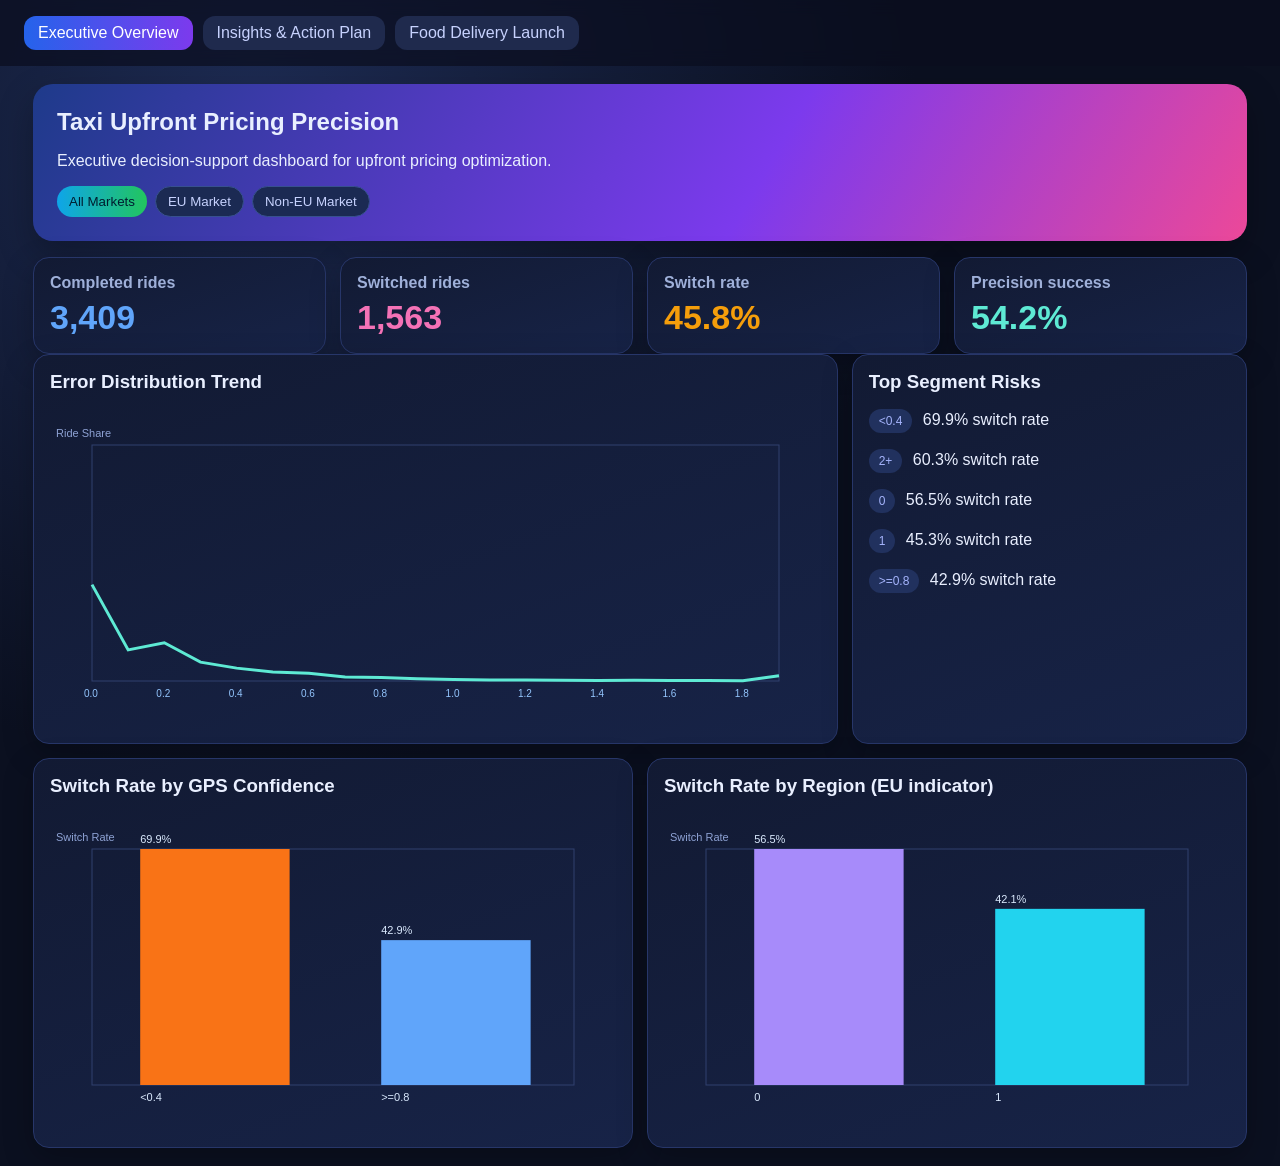
<file: docs/taxi-upfront-dashboard/index.html>
<!doctype html><html><head><meta charset='utf-8'><title>Pricing Dashboard</title><link rel='stylesheet' href='style.css'></head><body>
<nav><a class='active' href='index.html'>Executive Overview</a><a href='insights.html'>Insights & Action Plan</a><a href='food-launch.html'>Food Delivery Launch</a></nav>
<div class='wrap'>
  <section class='hero'><h1>Taxi Upfront Pricing Precision</h1><p>Executive decision-support dashboard for upfront pricing optimization.</p><div id='cityChips' class='chips'></div></section>
  <div class='grid' id='kpis'></div>
  <div class='grid'>
    <div class='card w8'><h3>Error Distribution Trend</h3><canvas id='hist'></canvas></div>
    <div class='card w4'><h3>Top Segment Risks</h3><div id='riskList'></div></div>
    <div class='card w6'><h3>Switch Rate by GPS Confidence</h3><canvas id='gps'></canvas></div>
    <div class='card w6'><h3>Switch Rate by Region (EU indicator)</h3><canvas id='eu'></canvas></div>
  </div>
</div>
<script src='app.js'></script>
<script>
load().then(D=>{
 function render(mode='All Markets'){
  const d=D[MARKET_KEY[mode]];
  const cards=[['Completed rides',d.meta.clean_rides.toLocaleString(),'#60a5fa'],['Switched rides',d.meta.switched_rides.toLocaleString(),'#f472b6'],['Switch rate',(d.meta.switch_rate*100).toFixed(1)+'%','#f59e0b'],['Precision success',((1-d.meta.switch_rate)*100).toFixed(1)+'%','#5eead4']];
  document.getElementById('kpis').innerHTML=cards.map(c=>`<div class='card kpi'><h4>${c[0]}</h4><div class='v' style='color:${c[2]}'>${c[1]}</div></div>`).join('');
  drawLine('hist',d.error_hist.map(x=>x.count/d.meta.clean_rides),d.error_hist.map(x=>x.bin_start.toFixed(1)));
  drawBars('gps',d.gps.map(x=>x.segment),d.gps.map(x=>x.switch_rate),['#f97316','#60a5fa','#34d399']);
  drawBars('eu',d.eu.map(x=>x.segment),d.eu.map(x=>x.switch_rate),['#a78bfa','#22d3ee']);
  const top=[...d.gps,...d.eu,...d.dest].sort((a,b)=>b.switch_rate-a.switch_rate).slice(0,5);
  document.getElementById('riskList').innerHTML=top.map(x=>`<p><span class='pill'>${x.segment}</span> ${(x.switch_rate*100).toFixed(1)}% switch rate</p>`).join('');
 }
 chipGroup('cityChips',['All Markets','EU Market','Non-EU Market'],render); render();
});
</script></body></html>
</file>
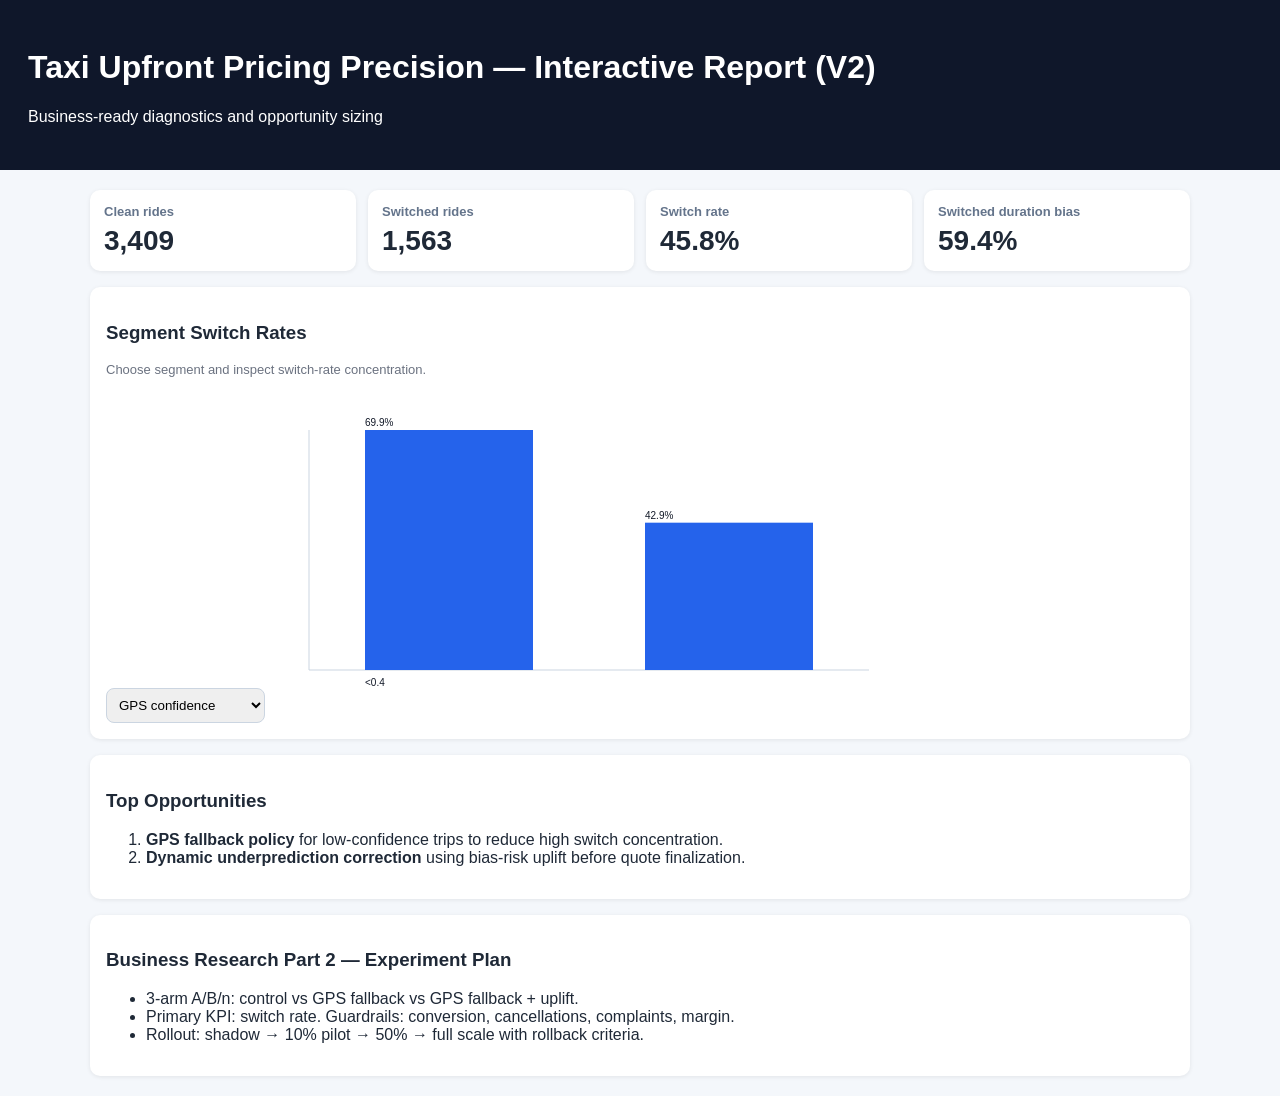
<file: docs/interactive_report_v2.html>
<!doctype html>
<html lang="en">
<head>
<meta charset="utf-8" />
<meta name="viewport" content="width=device-width, initial-scale=1" />
<title>Taxi Upfront Pricing Precision — Interactive Report V2</title>
<style>
 body{font-family:Inter,Arial,sans-serif;margin:0;background:#f4f7fb;color:#1f2937}
 header{background:#0f172a;color:#fff;padding:28px}
 .container{max-width:1100px;margin:0 auto;padding:20px}
 .cards{display:grid;grid-template-columns:repeat(4,1fr);gap:12px}
 .card{background:white;border-radius:10px;padding:14px;box-shadow:0 1px 4px rgba(0,0,0,.08)}
 .card h3{margin:0;font-size:13px;color:#64748b}.card .v{font-size:28px;font-weight:700;margin-top:6px}
 .panel{background:#fff;margin-top:16px;padding:16px;border-radius:10px;box-shadow:0 1px 4px rgba(0,0,0,.08)}
 canvas{max-width:100%;height:320px}
 select{padding:8px;border-radius:8px;border:1px solid #cbd5e1}
 .small{color:#6b7280;font-size:13px}
</style>
</head>
<body>
<header><h1>Taxi Upfront Pricing Precision — Interactive Report (V2)</h1><p>Business-ready diagnostics and opportunity sizing</p></header>
<div class="container">
  <div class="cards" id="kpis"></div>
  <div class="panel">
    <h3>Segment Switch Rates</h3>
    <p class="small">Choose segment and inspect switch-rate concentration.</p>
    <select id="segment"></select>
    <canvas id="chart"></canvas>
  </div>
  <div class="panel">
    <h3>Top Opportunities</h3>
    <ol>
      <li><b>GPS fallback policy</b> for low-confidence trips to reduce high switch concentration.</li>
      <li><b>Dynamic underprediction correction</b> using bias-risk uplift before quote finalization.</li>
    </ol>
  </div>
  <div class="panel">
    <h3>Business Research Part 2 — Experiment Plan</h3>
    <ul>
      <li>3-arm A/B/n: control vs GPS fallback vs GPS fallback + uplift.</li>
      <li>Primary KPI: switch rate. Guardrails: conversion, cancellations, complaints, margin.</li>
      <li>Rollout: shadow → 10% pilot → 50% → full scale with rollback criteria.</li>
    </ul>
  </div>
</div>
<script>
const summary={clean_rides:3409, switched_rides:1563, switch_rate:0.458492, distance_bias_switched:0.392787, duration_bias_switched:0.593769};
const segments={
 "GPS confidence":[["<0.4",372,0.6989],[">=0.8",3037,0.4290]],
 "EU indicator":[["0",882,0.5646],["1",2527,0.4214]],
 "Destination changes":[["2+",121,0.6033],["1",3288,0.4532]],
 "Fraud bucket":[["very_high",7,0.8571],["high",35,0.6000],["low",3367,0.4565]]
};

const kpi=[
 ["Clean rides", summary.clean_rides.toLocaleString()],
 ["Switched rides", summary.switched_rides.toLocaleString()],
 ["Switch rate", (summary.switch_rate*100).toFixed(1)+"%"],
 ["Switched duration bias", (summary.duration_bias_switched*100).toFixed(1)+"%"],
];
document.getElementById('kpis').innerHTML=kpi.map(([k,v])=>`<div class='card'><h3>${k}</h3><div class='v'>${v}</div></div>`).join('');

const sel=document.getElementById('segment');
Object.keys(segments).forEach(k=>{const o=document.createElement('option');o.value=k;o.textContent=k;sel.appendChild(o);});
const c=document.getElementById('chart'); const ctx=c.getContext('2d');
function draw(){
  const d=segments[sel.value];
  ctx.clearRect(0,0,c.width,c.height); c.width=c.clientWidth; c.height=320;
  const pad=40,w=c.width-2*pad,h=c.height-2*pad,max=Math.max(...d.map(x=>x[2]),0.01);
  ctx.strokeStyle='#cbd5e1'; ctx.beginPath(); ctx.moveTo(pad,pad); ctx.lineTo(pad,pad+h); ctx.lineTo(pad+w,pad+h); ctx.stroke();
  const bw=w/d.length*0.6;
  d.forEach((r,i)=>{const x=pad+(i+0.2)*(w/d.length), bh=(r[2]/max)*h, y=pad+h-bh;
    ctx.fillStyle='#2563eb'; ctx.fillRect(x,y,bw,bh); ctx.fillStyle='#111827'; ctx.fillText(r[0],x,y+h+16); ctx.fillText((r[2]*100).toFixed(1)+'%',x,y-4);
  });
}
sel.onchange=draw; draw();
</script>
</body>
</html>
</file>
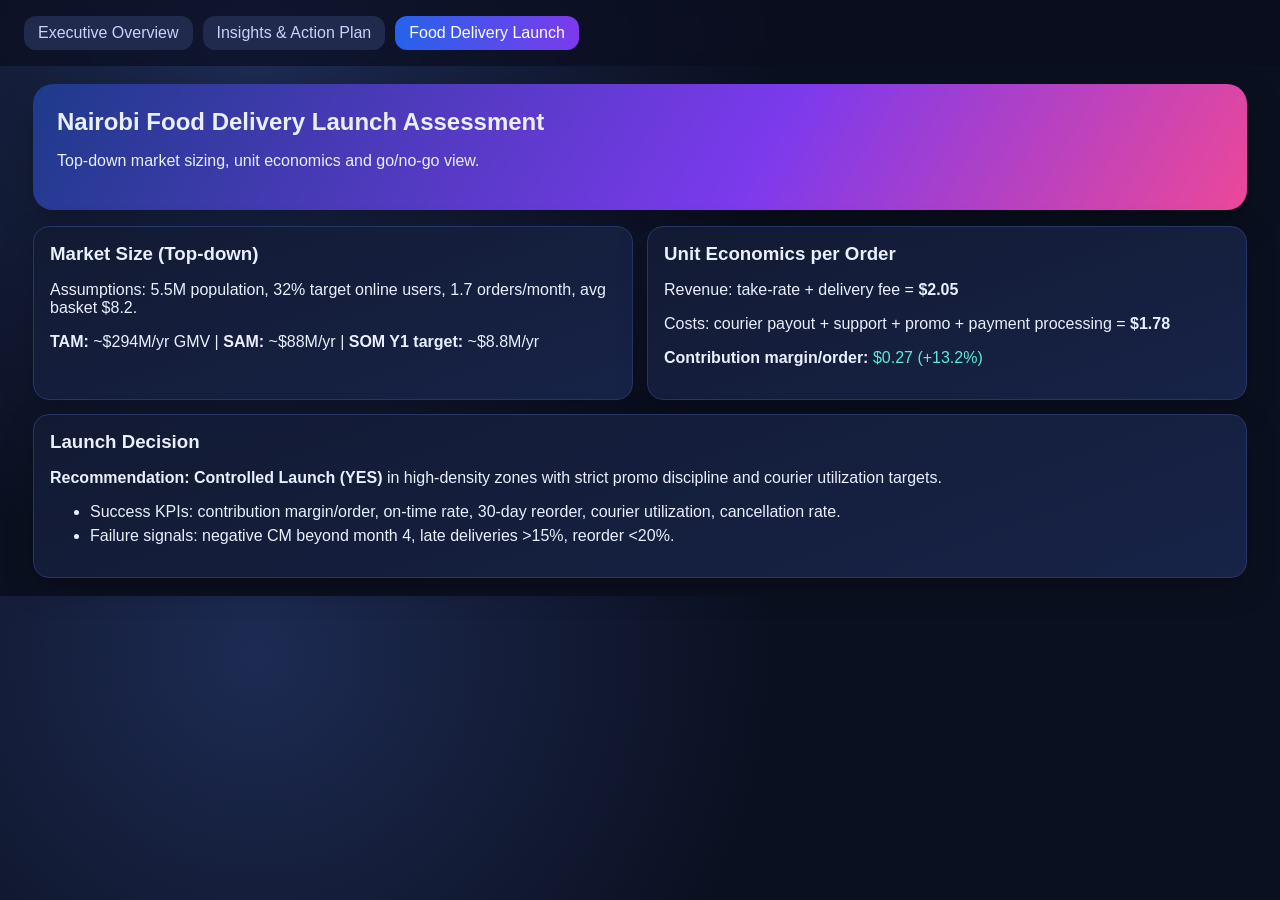
<file: docs/taxi-upfront-dashboard/food-launch.html>
<!doctype html><html><head><meta charset='utf-8'><title>Food Delivery Launch - Nairobi</title><link rel='stylesheet' href='style.css'></head><body>
<nav><a href='index.html'>Executive Overview</a><a href='insights.html'>Insights & Action Plan</a><a class='active' href='food-launch.html'>Food Delivery Launch</a></nav>
<div class='wrap'><section class='hero'><h1>Nairobi Food Delivery Launch Assessment</h1><p>Top-down market sizing, unit economics and go/no-go view.</p></section>
<div class='grid'>
<div class='card w6'><h3>Market Size (Top-down)</h3><p>Assumptions: 5.5M population, 32% target online users, 1.7 orders/month, avg basket $8.2.</p><p><b>TAM:</b> ~$294M/yr GMV | <b>SAM:</b> ~$88M/yr | <b>SOM Y1 target:</b> ~$8.8M/yr</p></div>
<div class='card w6'><h3>Unit Economics per Order</h3><p>Revenue: take-rate + delivery fee = <b>$2.05</b></p><p>Costs: courier payout + support + promo + payment processing = <b>$1.78</b></p><p><b>Contribution margin/order:</b> <span style='color:#5eead4'>$0.27 (+13.2%)</span></p></div>
<div class='card w12'><h3>Launch Decision</h3><p><b>Recommendation: Controlled Launch (YES)</b> in high-density zones with strict promo discipline and courier utilization targets.</p><ul><li>Success KPIs: contribution margin/order, on-time rate, 30-day reorder, courier utilization, cancellation rate.</li><li>Failure signals: negative CM beyond month 4, late deliveries >15%, reorder <20%.</li></ul></div>
</div></div></body></html>
</file>
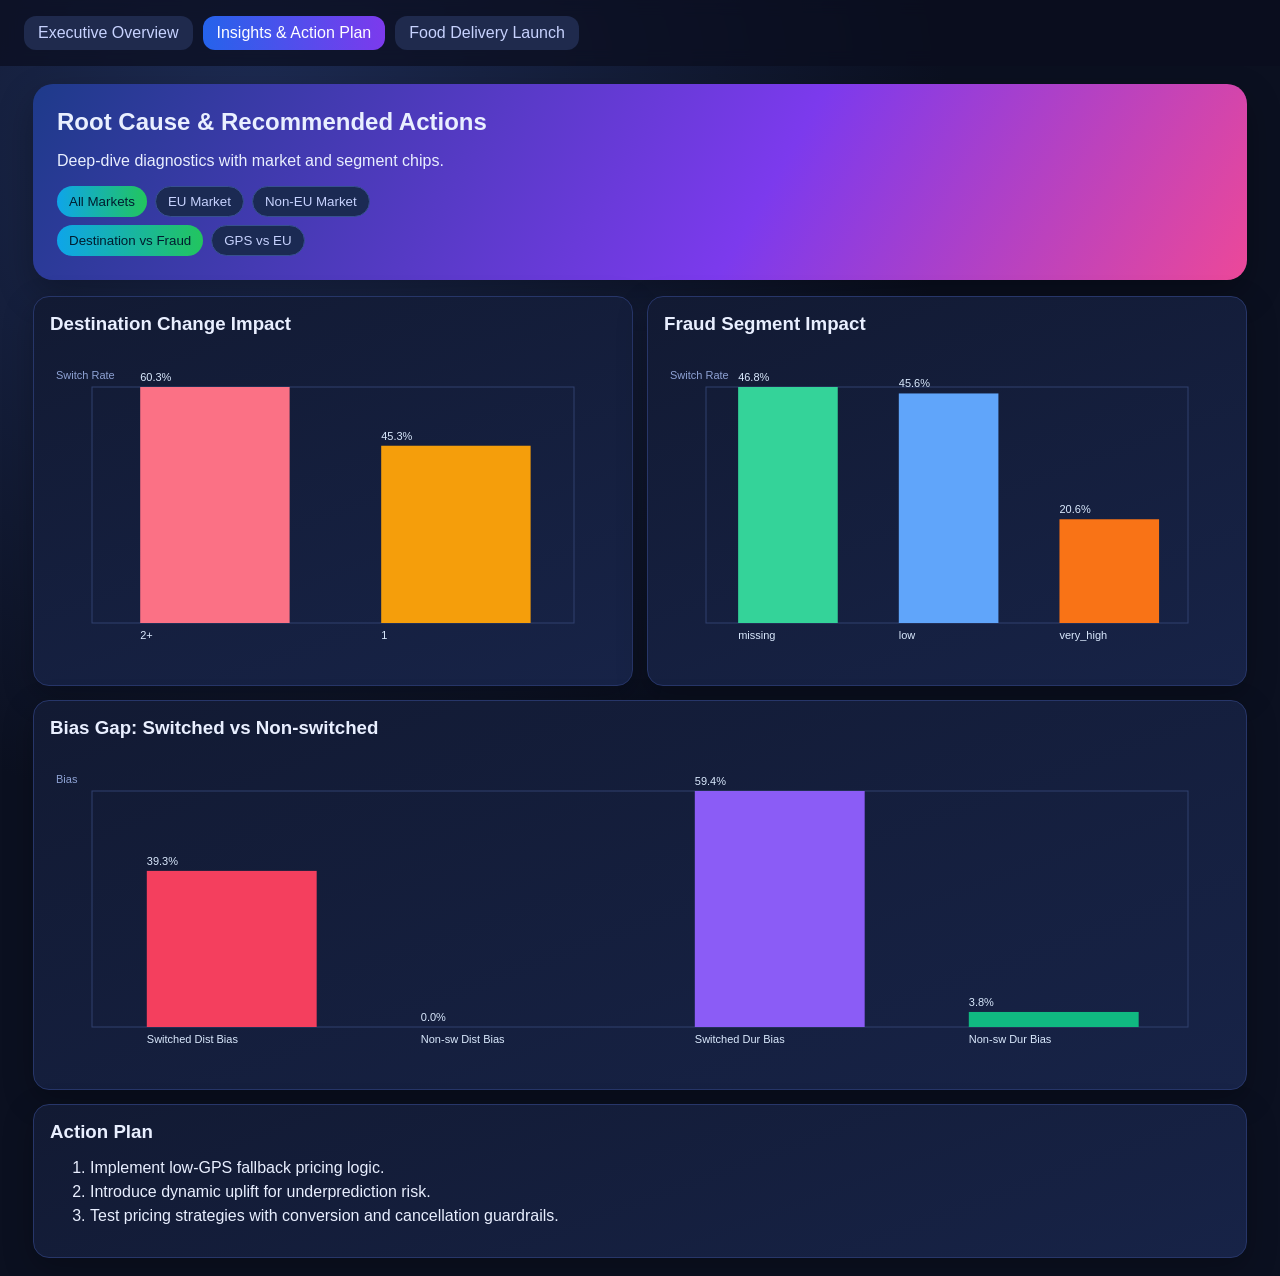
<file: docs/taxi-upfront-dashboard/insights.html>
<!doctype html><html><head><meta charset='utf-8'><title>Insights & Action Plan</title><link rel='stylesheet' href='style.css'></head><body>
<nav><a href='index.html'>Executive Overview</a><a class='active' href='insights.html'>Insights & Action Plan</a><a href='food-launch.html'>Food Delivery Launch</a></nav>
<div class='wrap'>
  <section class='hero'><h1>Root Cause & Recommended Actions</h1><p>Deep-dive diagnostics with market and segment chips.</p><div id='marketChips' class='chips'></div><div id='segChips' class='chips'></div></section>
  <div class='grid'>
    <div class='card w6'><h3 id='leftTitle'>Destination Change Impact</h3><canvas id='leftChart'></canvas></div>
    <div class='card w6'><h3 id='rightTitle'>Fraud/Risk Segment Impact</h3><canvas id='rightChart'></canvas></div>
    <div class='card w12'><h3>Bias Gap: Switched vs Non-switched</h3><canvas id='bias'></canvas></div>
    <div class='card w12'><h3>Action Plan</h3><ol><li>Implement low-GPS fallback pricing logic.</li><li>Introduce dynamic uplift for underprediction risk.</li><li>Test pricing strategies with conversion and cancellation guardrails.</li></ol></div>
  </div>
</div>
<script src='app.js'></script>
<script>
load().then(D=>{let market='All Markets', segment='Destination vs Fraud';
 function render(){const d=D[MARKET_KEY[market]];
   if(segment==='GPS vs EU'){document.getElementById('leftTitle').textContent='GPS Segment Impact';document.getElementById('rightTitle').textContent='EU Segment Impact';drawBars('leftChart',d.gps.map(x=>x.segment),d.gps.map(x=>x.switch_rate),['#fb7185','#60a5fa']);drawBars('rightChart',d.eu.map(x=>x.segment),d.eu.map(x=>x.switch_rate),['#34d399','#a78bfa']);}
   else {document.getElementById('leftTitle').textContent='Destination Change Impact';document.getElementById('rightTitle').textContent='Fraud Segment Impact';drawBars('leftChart',d.dest.map(x=>x.segment),d.dest.map(x=>x.switch_rate),['#fb7185','#f59e0b']);drawBars('rightChart',d.fraud.map(x=>x.segment),d.fraud.map(x=>x.switch_rate),['#34d399','#60a5fa','#f97316','#f472b6']);}
   const labels=['Switched Dist Bias','Non-sw Dist Bias','Switched Dur Bias','Non-sw Dur Bias'];
   const vals=[d.bias.switched.distance,Math.max(d.bias.not_switched.distance,0),d.bias.switched.duration,Math.max(d.bias.not_switched.duration,0)];
   drawBars('bias',labels,vals,['#f43f5e','#22d3ee','#8b5cf6','#10b981'],'Bias');
 }
 chipGroup('marketChips',['All Markets','EU Market','Non-EU Market'],v=>{market=v;render();});
 chipGroup('segChips',['Destination vs Fraud','GPS vs EU'],v=>{segment=v;render();});
 render();
});
</script></body></html>
</file>
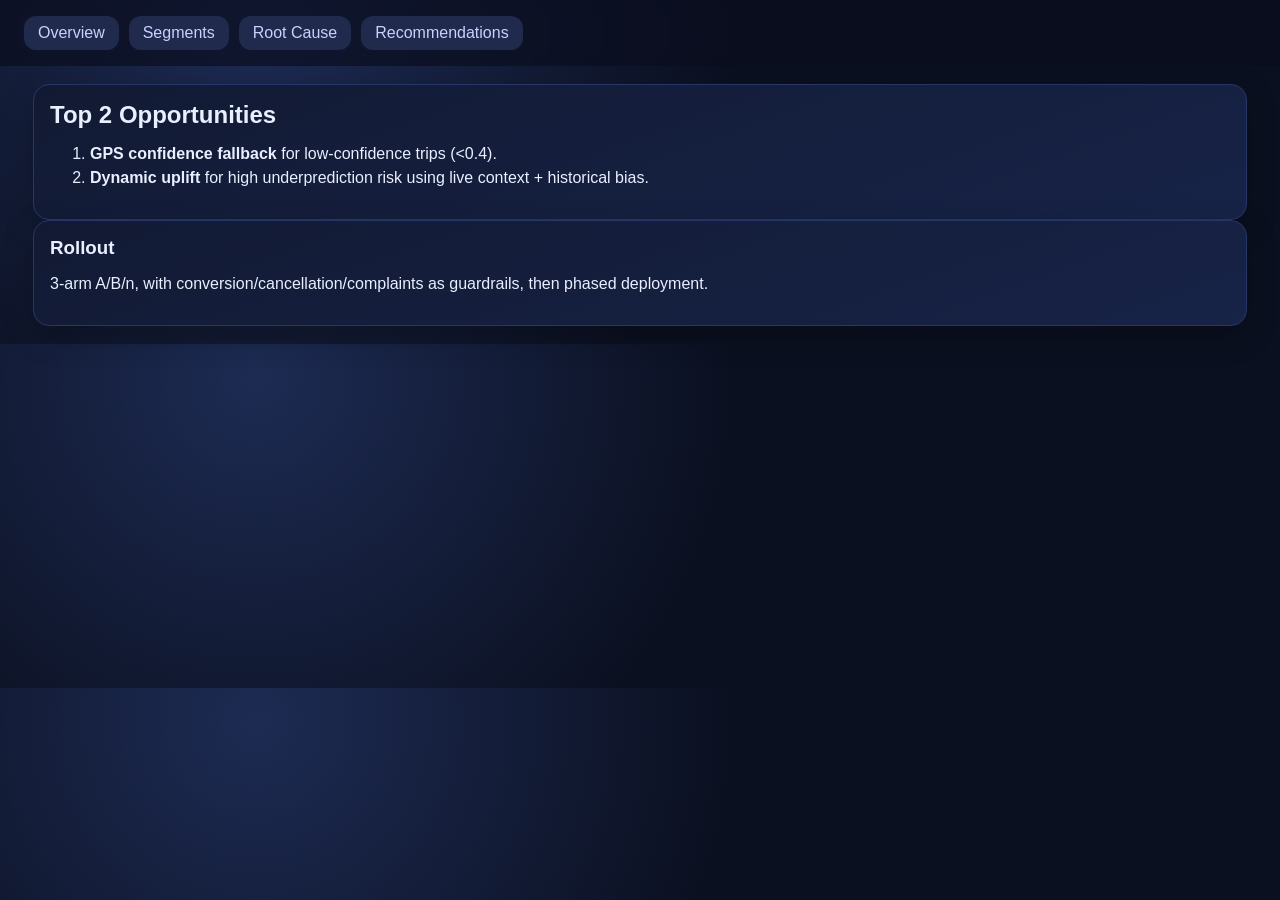
<file: docs/taxi-upfront-dashboard/recommendations.html>
<!doctype html><html><head><meta charset='utf-8'><title>Recommendations</title><link rel='stylesheet' href='style.css'></head><body><nav><a href='index.html'>Overview</a><a href='segments.html'>Segments</a><a href='rootcause.html'>Root Cause</a><a href='recommendations.html'>Recommendations</a></nav><div class='wrap'><div class='card'><h2>Top 2 Opportunities</h2><ol><li><b>GPS confidence fallback</b> for low-confidence trips (<0.4).</li><li><b>Dynamic uplift</b> for high underprediction risk using live context + historical bias.</li></ol></div><div class='card'><h3>Rollout</h3><p>3-arm A/B/n, with conversion/cancellation/complaints as guardrails, then phased deployment.</p></div></div></body></html>
</file>
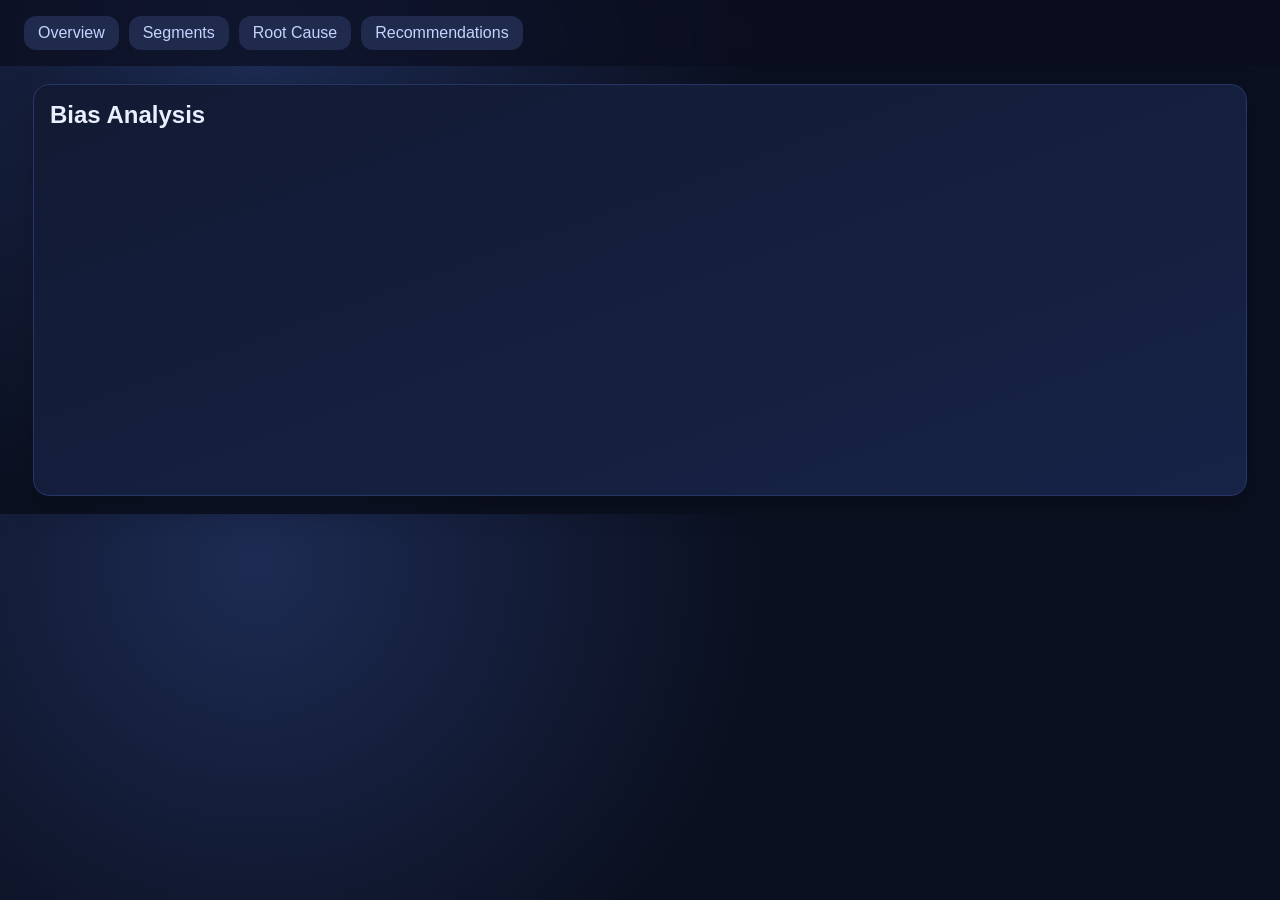
<file: docs/taxi-upfront-dashboard/rootcause.html>
<!doctype html><html><head><meta charset='utf-8'><title>Root Cause</title><link rel='stylesheet' href='style.css'></head><body><nav><a href='index.html'>Overview</a><a href='segments.html'>Segments</a><a href='rootcause.html'>Root Cause</a><a href='recommendations.html'>Recommendations</a></nav><div class='wrap'><div class='card'><h2>Bias Analysis</h2><canvas id='bias'></canvas><p id='txt'></p></div></div><script src='app.js'></script><script>load().then(d=>{const labels=['Switched distance','Not-sw distance','Switched duration','Not-sw duration'];const vals=[d.bias.switched.distance,d.bias.not_switched.distance,d.bias.switched.duration,d.bias.not_switched.duration].map(v=>Math.max(v,0));bar('bias',labels,vals);document.getElementById('txt').textContent=`Switched rides show higher underprediction bias (distance ${(d.bias.switched.distance*100).toFixed(1)}%, duration ${(d.bias.switched.duration*100).toFixed(1)}%).`;});</script></body></html>
</file>
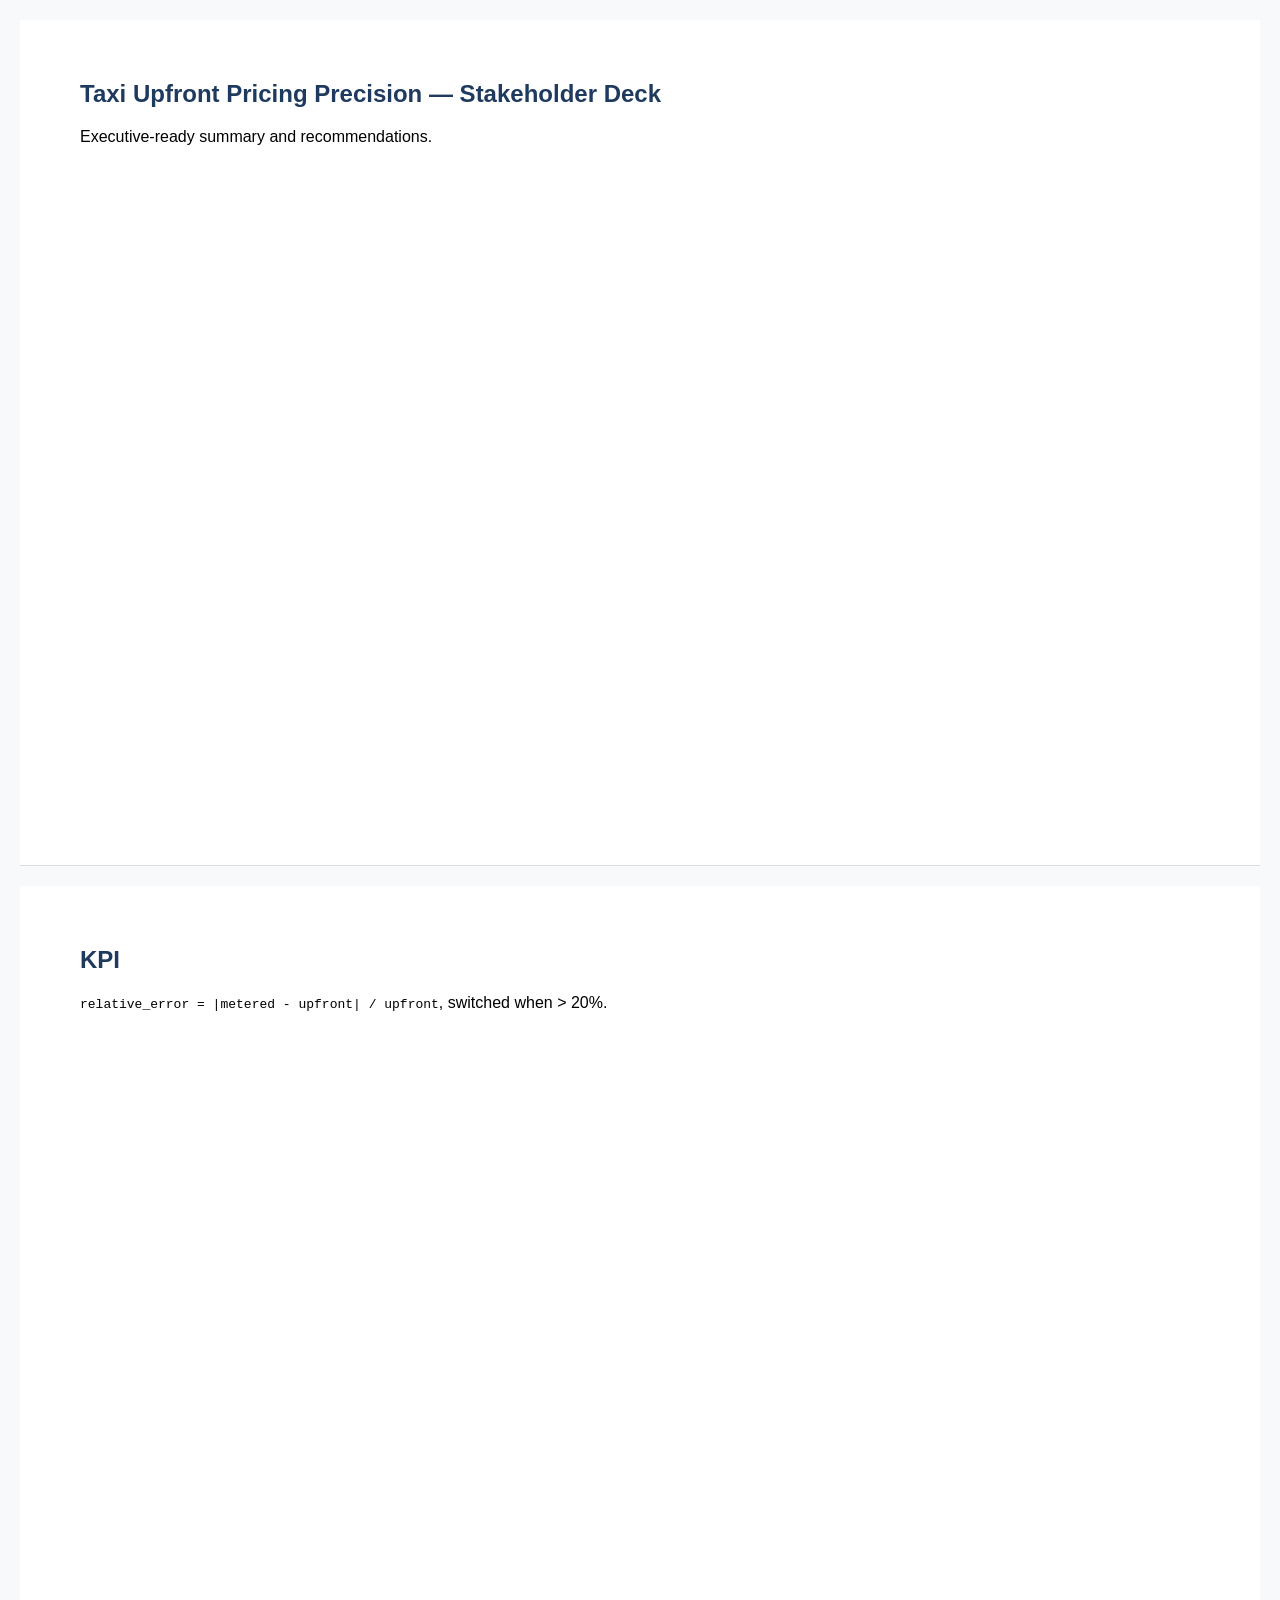
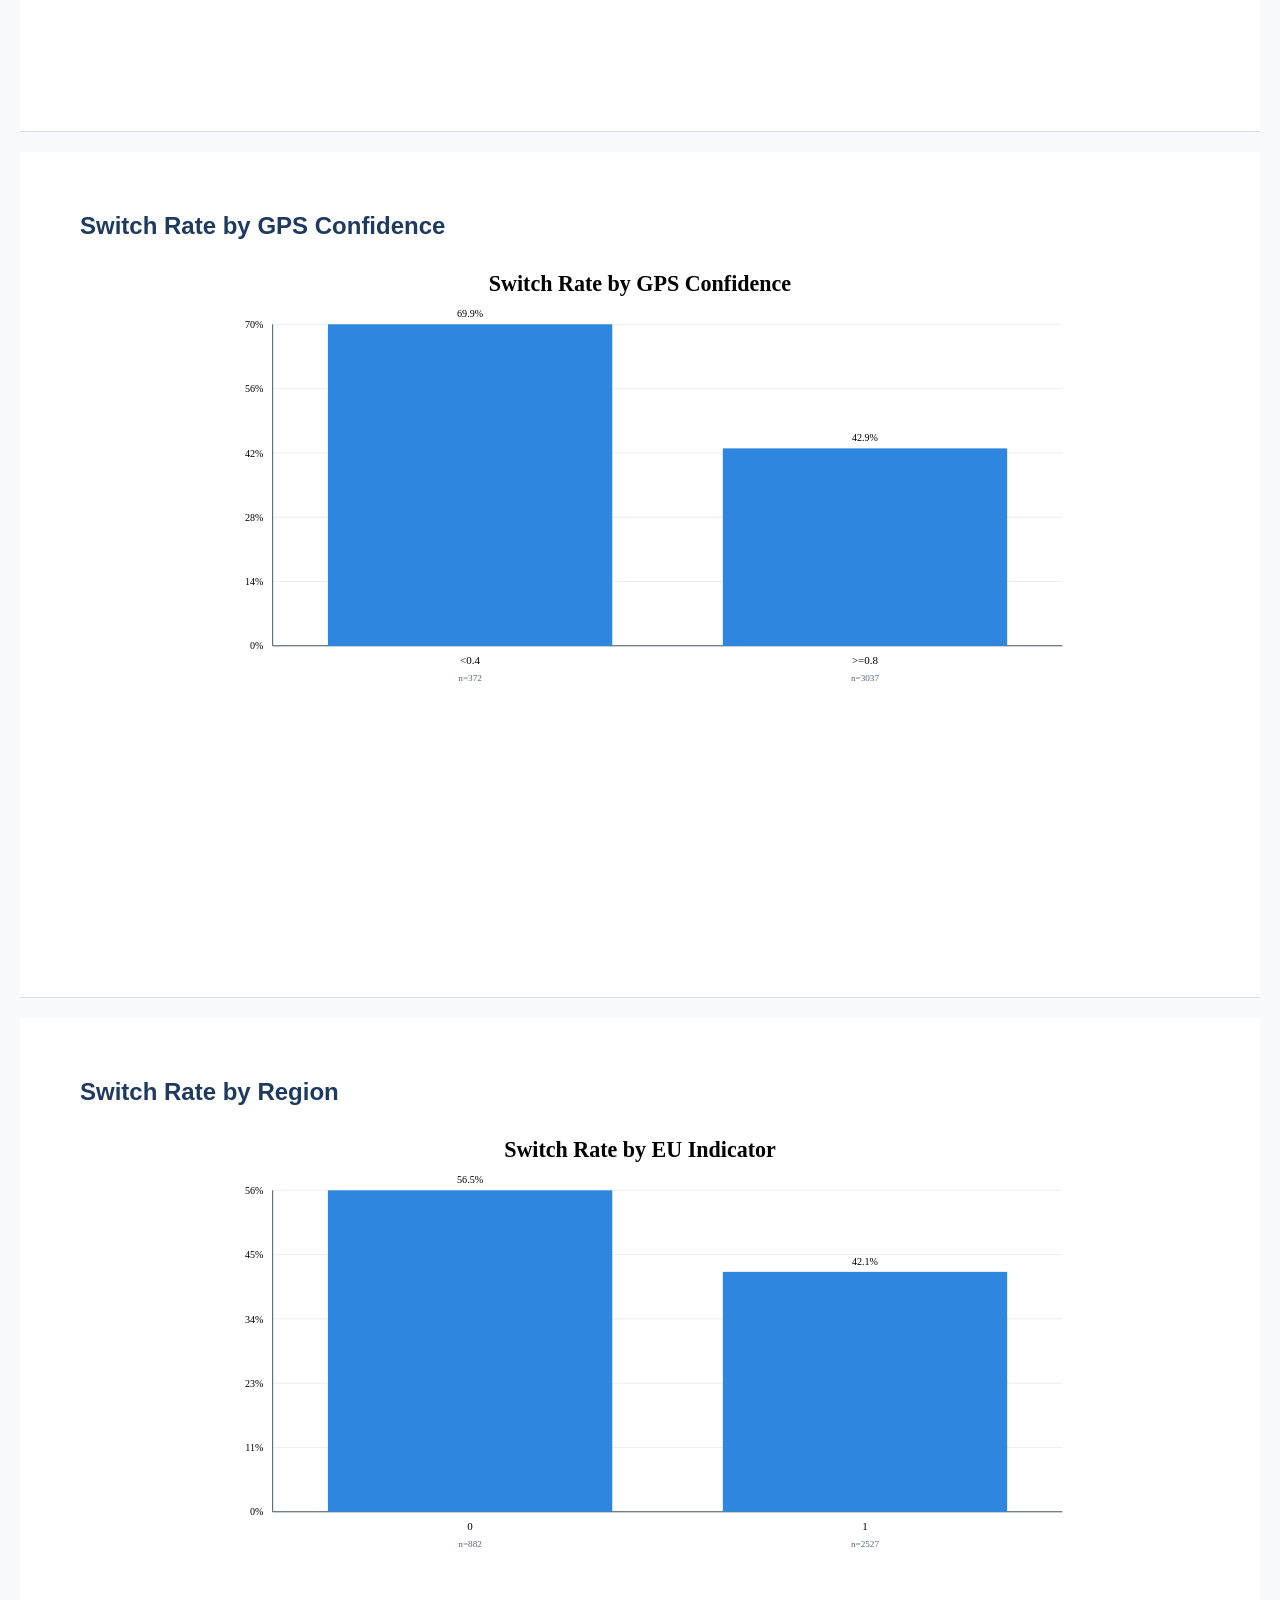
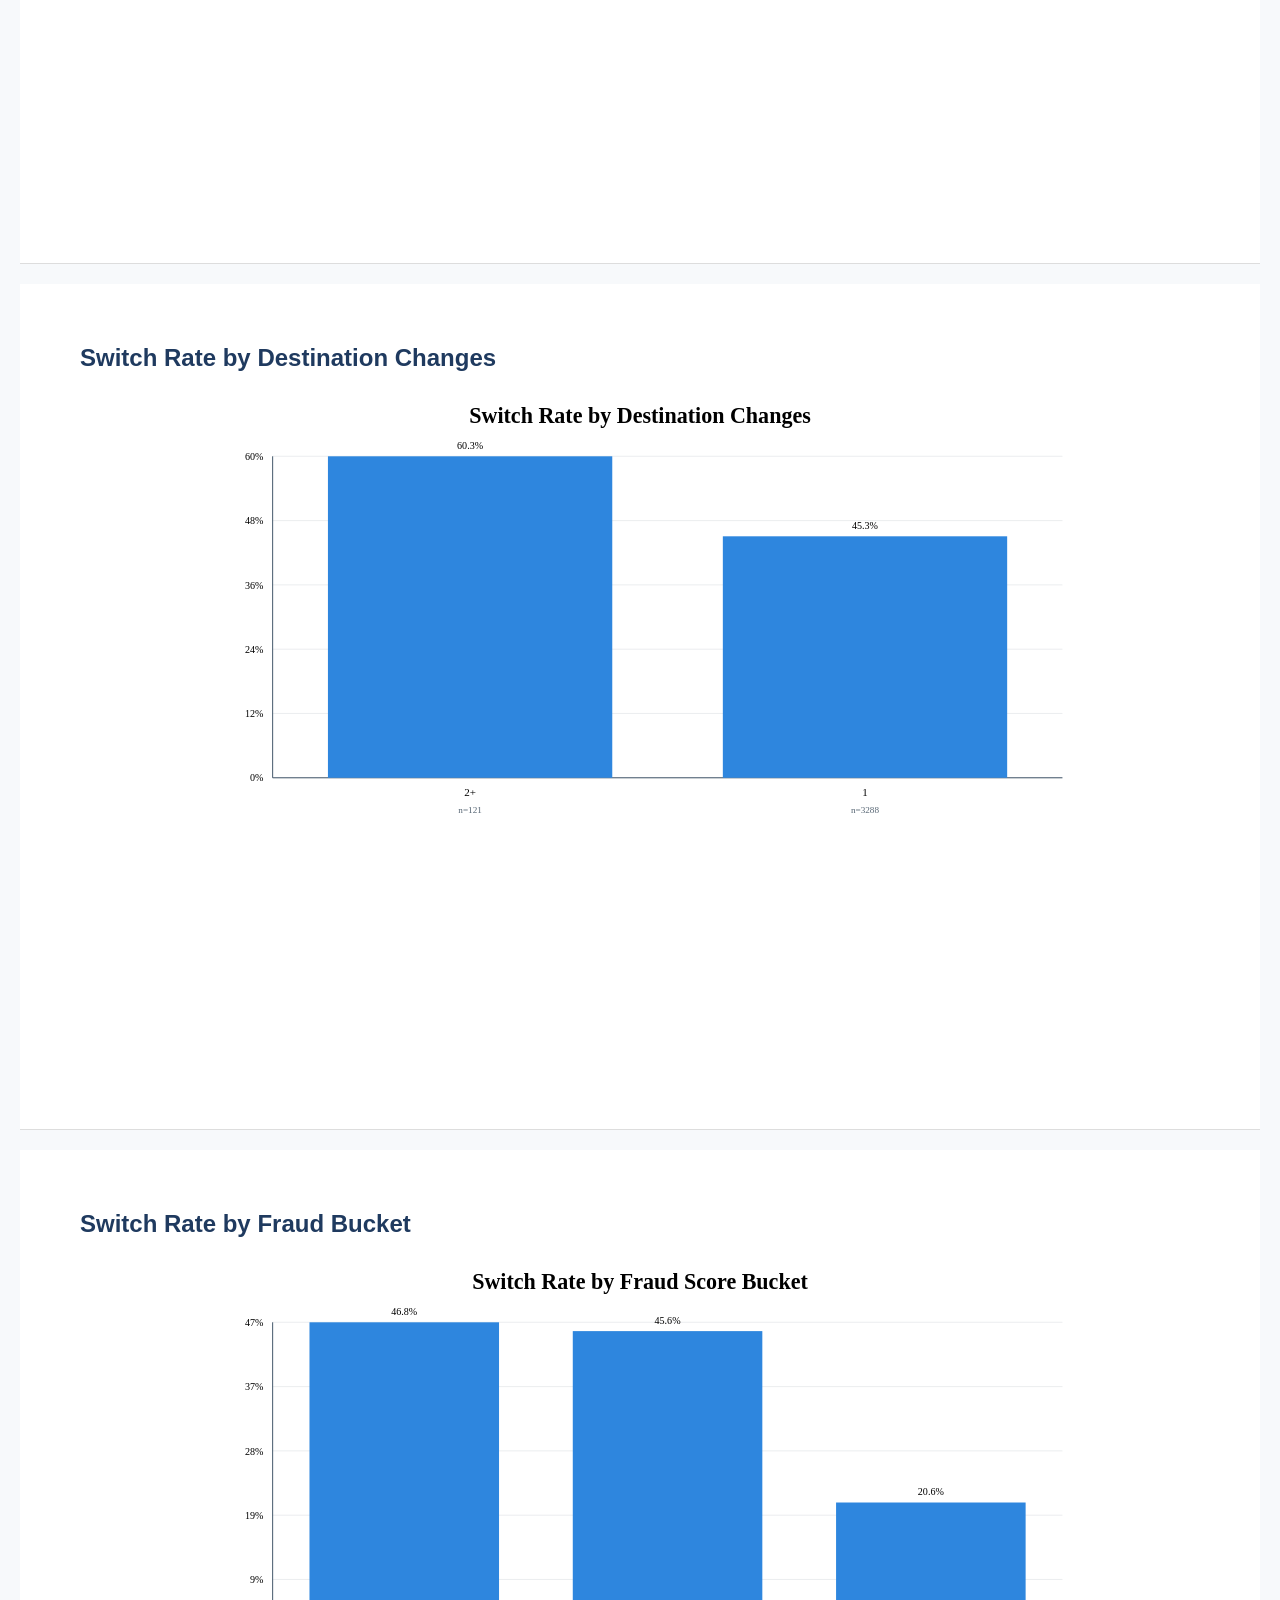
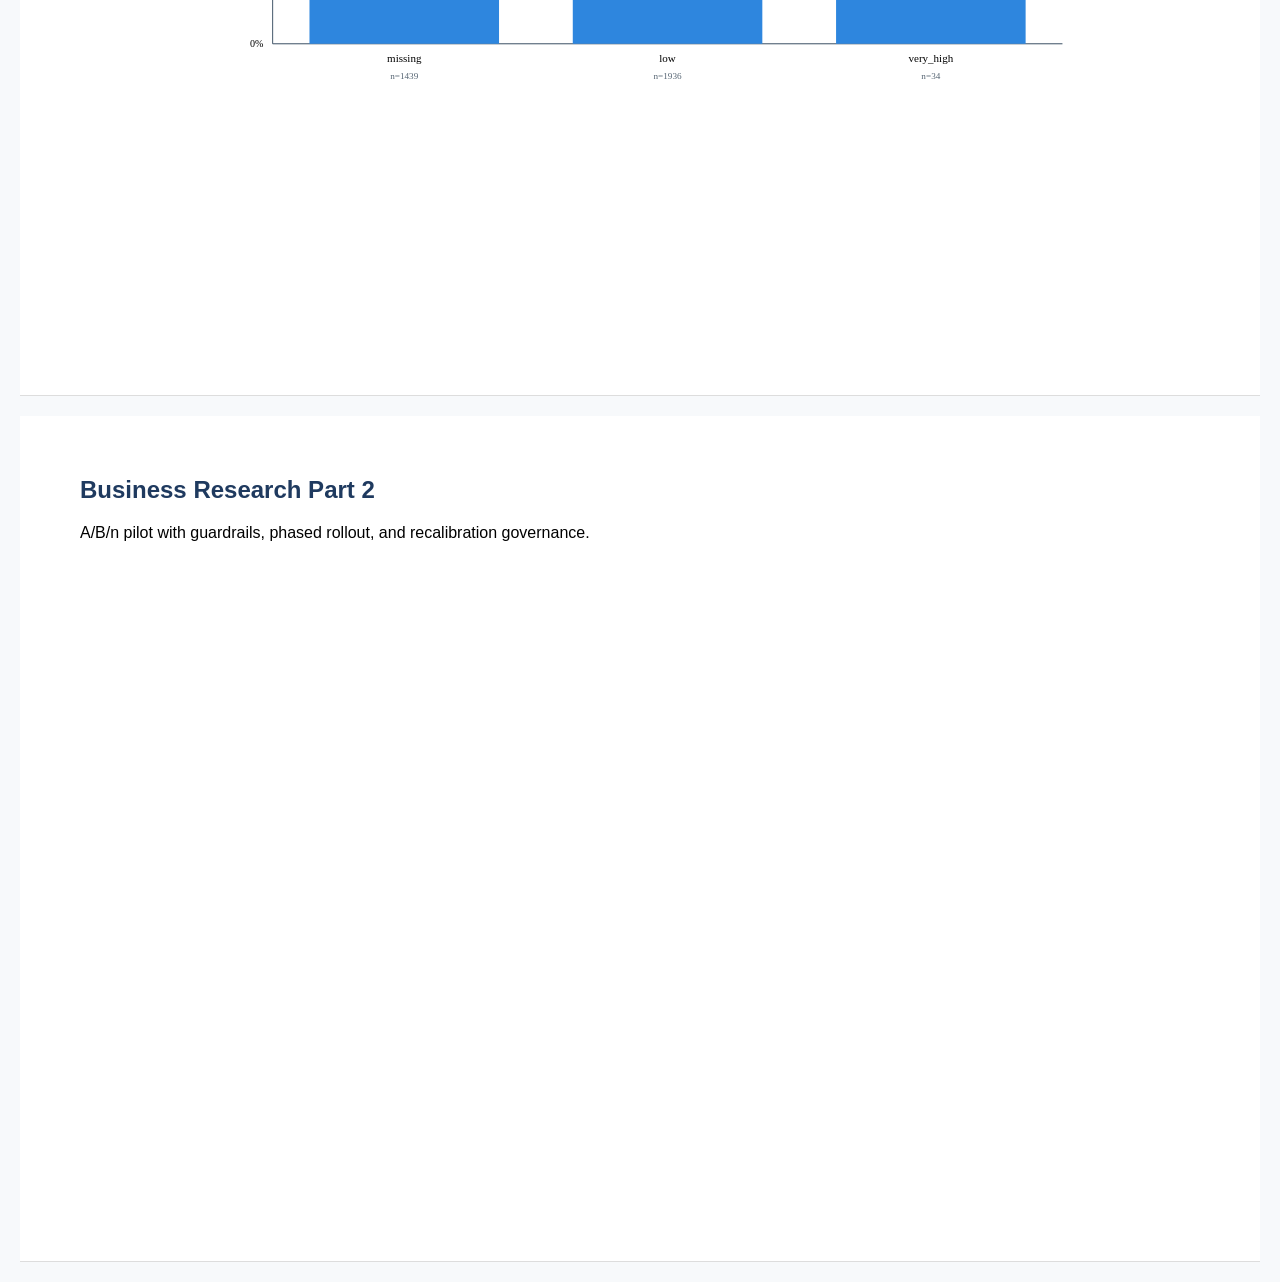
<file: Taxi Upfront Pricing Precision/v2_executive_delivery/stakeholder_presentation.html>
<!doctype html><html><head><meta charset='utf-8'><title>Taxi Upfront Pricing Precision Deck</title>
<style>body{font-family:Arial;margin:0;background:#f7f9fb}section{padding:40px 60px;min-height:85vh;border-bottom:1px solid #ddd;background:white;margin:20px}h1,h2{color:#1f3a5f}img{max-width:900px;width:100%;display:block;margin:10px auto}</style></head>
<body>
<section><h1>Taxi Upfront Pricing Precision — Stakeholder Deck</h1><p>Executive-ready summary and recommendations.</p></section>
<section><h2>KPI</h2><p><code>relative_error = |metered - upfront| / upfront</code>, switched when > 20%.</p></section>
<section><h2>Switch Rate by GPS Confidence</h2><img src='figures_v2/switch_rate_gps.svg'></section>
<section><h2>Switch Rate by Region</h2><img src='figures_v2/switch_rate_eu.svg'></section>
<section><h2>Switch Rate by Destination Changes</h2><img src='figures_v2/switch_rate_dest.svg'></section>
<section><h2>Switch Rate by Fraud Bucket</h2><img src='figures_v2/switch_rate_fraud.svg'></section>
<section><h2>Business Research Part 2</h2><p>A/B/n pilot with guardrails, phased rollout, and recalibration governance.</p></section>
</body></html>
</file>
<file: docs/taxi-upfront-dashboard/style.css>
:root{--bg:#0b1020;--panel:#121a33;--panel2:#172347;--txt:#e9efff;--muted:#9fb0d9;--accent:#5eead4;--pink:#f472b6;--blue:#60a5fa;--orange:#f59e0b}
*{box-sizing:border-box}body{margin:0;font-family:Inter,Segoe UI,Arial;background:radial-gradient(circle at 20% 10%,#1d2b53,#0b1020 45%);color:var(--txt)}
nav{display:flex;gap:10px;padding:16px 24px;background:rgba(10,14,30,.7);backdrop-filter: blur(8px);position:sticky;top:0;z-index:10}
nav a{color:#c7d2fe;text-decoration:none;padding:8px 14px;border-radius:12px;background:#1f2a4d;transition:.25s}nav a:hover{transform:translateY(-1px)}nav a.active{background:linear-gradient(90deg,#2563eb,#7c3aed);color:#fff}
.wrap{max-width:1250px;margin:auto;padding:18px}.hero{padding:24px;border-radius:20px;background:linear-gradient(120deg,#1e3a8a,#7c3aed 60%,#ec4899);box-shadow:0 14px 35px rgba(0,0,0,.28);margin-bottom:16px;animation:fadeUp .8s ease}
.grid{display:grid;grid-template-columns:repeat(12,1fr);gap:14px}.card{background:linear-gradient(160deg,var(--panel),var(--panel2));border:1px solid #273669;border-radius:16px;padding:16px;box-shadow:0 10px 30px rgba(0,0,0,.25);animation:fadeUp .6s ease}
.kpi{grid-column:span 3}.kpi h4{margin:0;color:var(--muted)}.kpi .v{font-size:34px;font-weight:700;margin-top:6px;transition:.25s}.kpi:hover .v{transform:scale(1.03)}
.w8{grid-column:span 8}.w4{grid-column:span 4}.w6{grid-column:span 6}.w12{grid-column:span 12}
h1,h2,h3{margin:0 0 10px}.sub{color:var(--muted);font-size:13px}
canvas{width:100%;height:320px}.pill{display:inline-block;padding:5px 10px;border-radius:999px;background:#21315e;color:#a5b4fc;font-size:12px;margin-right:6px}
li{margin:6px 0}.chips{display:flex;gap:8px;flex-wrap:wrap;margin:8px 0 0}.chip{border:1px solid #37508f;background:#1b2a53;color:#c7d2fe;padding:7px 12px;border-radius:999px;cursor:pointer}.chip.active{background:linear-gradient(90deg,#0ea5e9,#22c55e);color:#001d2f;border:none}
.chart-tip{position:absolute;display:none;background:#0f172a;color:#fff;border:1px solid #334155;padding:8px 10px;border-radius:8px;font-size:12px;pointer-events:none;z-index:999}
@keyframes fadeUp{from{opacity:0;transform:translateY(8px)}to{opacity:1;transform:none}}
@media(max-width:980px){.kpi,.w8,.w4,.w6,.w12{grid-column:span 12}}
</file>
